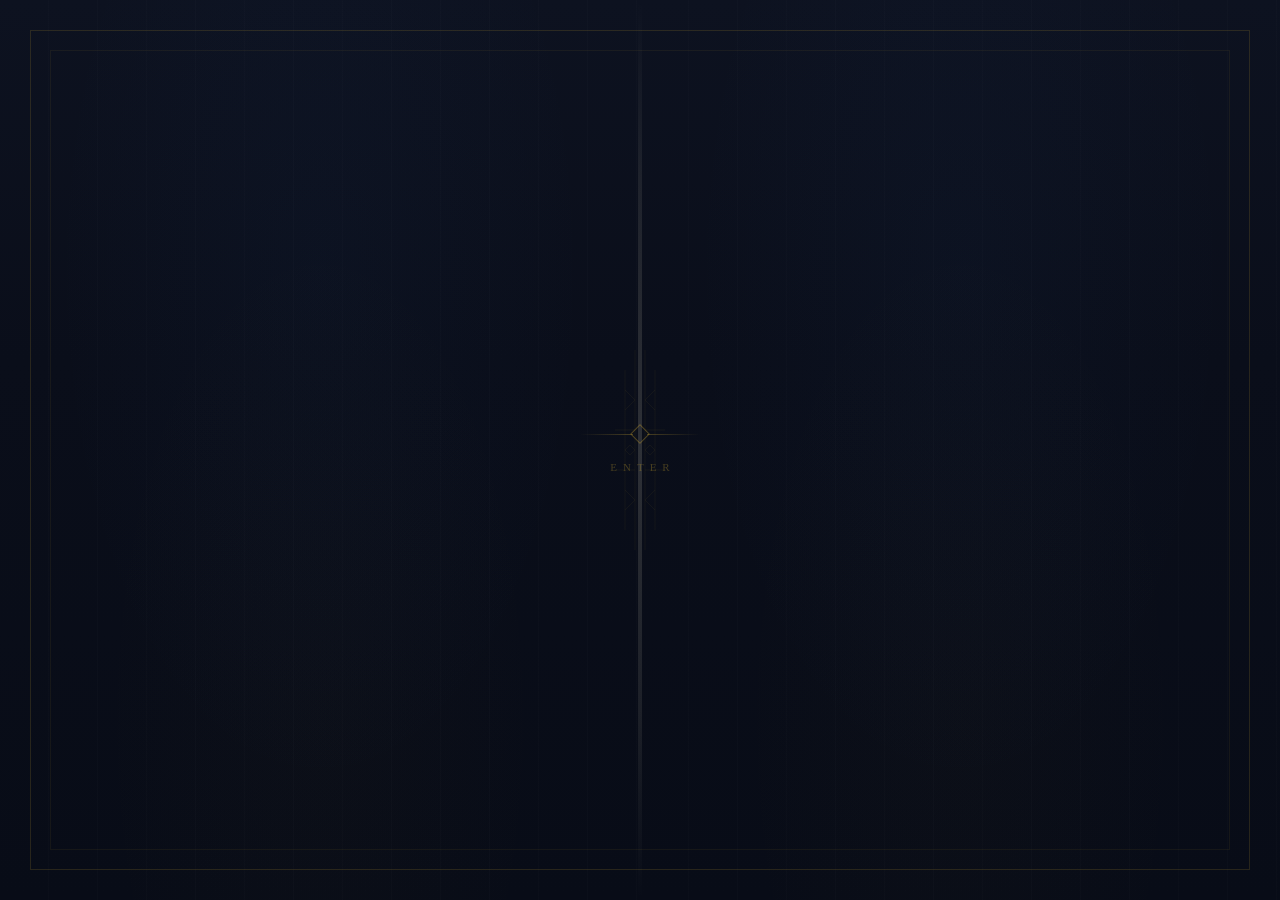
<file: index.html>
<!DOCTYPE html>
<html lang="id">
<head>
  <meta charset="UTF-8">
  <meta name="viewport" content="width=device-width, initial-scale=1.0">
  <title>Welcome | Portfolio</title>
  <link rel="stylesheet" href="css/style.css">
  <!-- Global site tag (gtag.js) - Google Analytics -->
  <script async src="https://www.googletagmanager.com/gtag/js?id=G-DM8NRNQJTQ"></script>
  <script>
    window.dataLayer = window.dataLayer || [];
    function gtag(){dataLayer.push(arguments);}
    gtag('js', new Date());
    gtag('config', 'G-DM8NRNQJTQ');
  </script>
</head>
<body>

<div class="scene" id="scene">

  <!-- Light flooding from behind doors -->
  <div class="light-flood"></div>

  <!-- White-out overlay for redirect -->
  <div class="whiteout"></div>

  <!-- Vignette -->
  <div class="vignette"></div>

  <!-- Left door -->
  <div class="door door-left">
    <div class="door-border"></div>
    <div class="door-border-inner"></div>
    <div class="door-ornament">
      <svg viewBox="0 0 60 200">
        <line x1="55" y1="0" x2="55" y2="200"/>
        <line x1="45" y1="20" x2="45" y2="180"/>
        <polyline points="45,60 55,50 45,40"/>
        <polyline points="45,160 55,150 45,140"/>
        <line x1="35" y1="80" x2="55" y2="80"/>
        <line x1="35" y1="120" x2="55" y2="120"/>
        <polygon points="50,95 55,100 50,105 45,100"/>
      </svg>
    </div>
  </div>

  <!-- Right door -->
  <div class="door door-right">
    <div class="door-border"></div>
    <div class="door-border-inner"></div>
    <div class="door-ornament">
      <svg viewBox="0 0 60 200">
        <line x1="5" y1="0" x2="5" y2="200"/>
        <line x1="15" y1="20" x2="15" y2="180"/>
        <polyline points="15,60 5,50 15,40"/>
        <polyline points="15,160 5,150 15,140"/>
        <line x1="5" y1="80" x2="25" y2="80"/>
        <line x1="5" y1="120" x2="25" y2="120"/>
        <polygon points="10,95 5,100 10,105 15,100"/>
      </svg>
    </div>
  </div>

  <!-- Center seam glow -->
  <div class="seam-glow"></div>

  <!-- Center interactive element -->
  <div class="center-element" id="enterBtn">
    <div class="diamond-line">
      <div class="diamond"></div>
    </div>
    <div class="enter-text">Enter</div>
  </div>

</div>

<script>
  (function() {
    var triggered = false;
    document.getElementById('enterBtn').addEventListener('click', function() {
      if (triggered) return;
      triggered = true;
      document.getElementById('scene').classList.add('opened');
      setTimeout(function() {
        window.location.href = 'index2.html';
      }, 2000);
    });
  })();
</script>

</body>
</html>
</file>
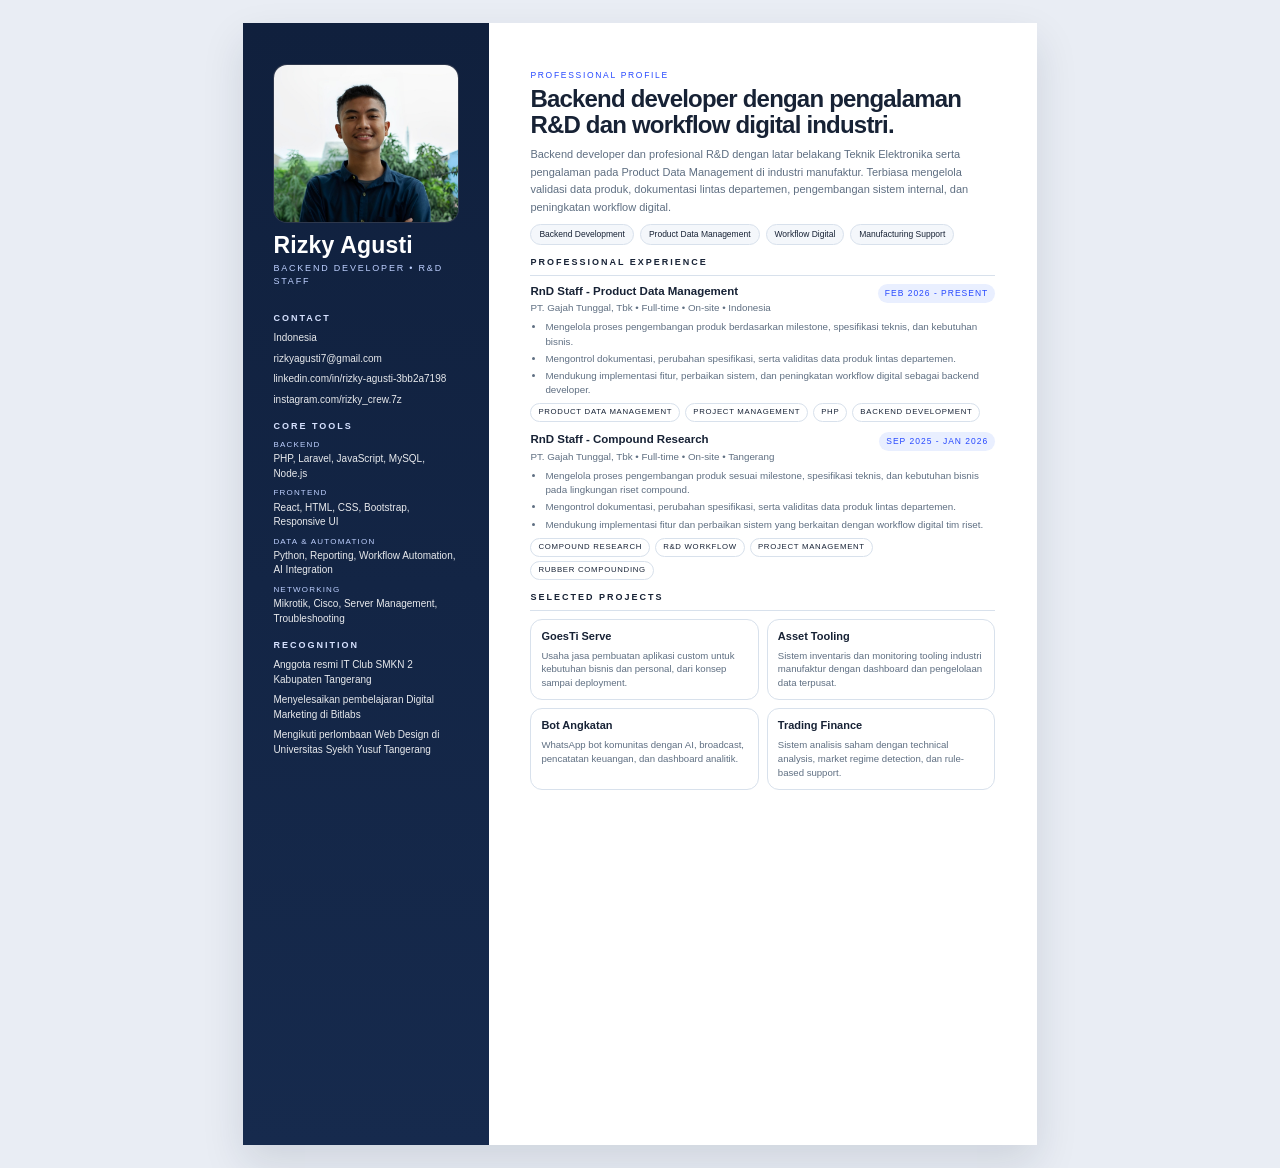
<file: files/cv-rizky-agusti.html>
<!DOCTYPE html>
<html lang="id">
<head>
  <meta charset="UTF-8">
  <meta name="viewport" content="width=device-width, initial-scale=1.0">
  <title>CV Rizky Agusti</title>
  <style>
    :root{
      --ink:#172235;
      --muted:#5f6f82;
      --line:#d8e1ec;
      --soft:#f4f7fb;
      --accent:#2648ff;
      --accent-soft:#e9efff;
      --deep:#10203d;
      --deep-2:#162a4d;
    }

    *{box-sizing:border-box}
    html,body{
      margin:0;
      padding:0;
      background:#e9edf4;
      color:var(--ink);
      font-family:Arial, Helvetica, sans-serif;
      -webkit-print-color-adjust:exact;
      print-color-adjust:exact;
    }

    body{
      padding:6mm 0;
    }

    .cv-page{
      width:210mm;
      height:297mm;
      margin:0 auto;
      background:#fff;
      box-shadow:0 18px 40px rgba(20,32,58,0.12);
      overflow:hidden;
    }

    .page-grid{
      display:table;
      width:100%;
      table-layout:fixed;
      height:297mm;
    }

    .sidebar,
    .content{
      display:table-cell;
      vertical-align:top;
    }

    .sidebar{
      width:65mm;
      background:linear-gradient(180deg,var(--deep) 0%,var(--deep-2) 100%);
      color:#fff;
      padding:11mm 8mm 10mm;
    }

    .content{
      padding:11mm 11mm 9mm;
    }

    .photo{
      width:100%;
      height:42mm;
      border-radius:14px;
      overflow:hidden;
      margin-bottom:10px;
      border:1px solid rgba(255,255,255,0.14);
      background:#0c1730;
    }

    .photo img{
      width:100%;
      height:100%;
      object-fit:cover;
      display:block;
    }

    .name{
      font-size:23px;
      line-height:1.05;
      font-weight:700;
      margin:0 0 5px;
      letter-spacing:.2px;
    }

    .role{
      display:inline-block;
      font-size:9px;
      line-height:1.4;
      letter-spacing:1.8px;
      text-transform:uppercase;
      color:#bed0ff;
      margin-bottom:12px;
    }

    .sidebar-section{
      margin-top:14px;
      page-break-inside:avoid;
    }

    .sidebar-title,
    .section-title{
      margin:0 0 8px;
      font-size:9px;
      letter-spacing:2px;
      text-transform:uppercase;
      font-weight:700;
    }

    .sidebar-title{
      color:#d7e2ff;
    }

    .section-title{
      color:var(--ink);
      padding-bottom:8px;
      border-bottom:1px solid var(--line);
    }

    .contact-list,
    .side-list{
      list-style:none;
      margin:0;
      padding:0;
    }

    .contact-list li,
    .side-list li{
      font-size:10px;
      line-height:1.45;
      color:rgba(255,255,255,0.9);
      margin-bottom:6px;
      word-break:break-word;
    }

    .side-item-label{
      display:block;
      font-size:8px;
      line-height:1.4;
      letter-spacing:1.2px;
      text-transform:uppercase;
      color:#bed0ff;
      margin-bottom:2px;
    }

    .hero{
      margin-bottom:12px;
      page-break-inside:avoid;
    }

    .eyebrow{
      display:inline-block;
      font-size:8.5px;
      letter-spacing:1.7px;
      text-transform:uppercase;
      color:var(--accent);
      margin-bottom:6px;
    }

    .hero-title{
      margin:0 0 8px;
      font-size:24px;
      line-height:1.08;
      letter-spacing:-.8px;
    }

    .hero-summary{
      margin:0;
      font-size:11px;
      line-height:1.6;
      color:var(--muted);
      max-width:100%;
    }

    .contact-inline{
      display:flex;
      flex-wrap:wrap;
      gap:5px 6px;
      margin-top:8px;
    }

    .contact-chip{
      display:inline-flex;
      align-items:center;
      justify-content:center;
      margin:0;
      font-size:8.5px;
      line-height:1.2;
      padding:4px 8px;
      border-radius:999px;
      background:var(--soft);
      border:1px solid var(--line);
      color:var(--ink);
    }

    .section{
      margin-bottom:12px;
      page-break-inside:avoid;
    }

    .summary{
      margin:0;
      font-size:10.5px;
      line-height:1.55;
      color:var(--muted);
    }

    .skill-grid{
      display:grid;
      grid-template-columns:1fr 1fr;
      gap:8px;
    }

    .skill-card,
    .project-card{
      border:1px solid var(--line);
      background:#fff;
      border-radius:12px;
      padding:9px 10px;
      page-break-inside:avoid;
    }

    .skill-card h4,
    .project-card h4{
      margin:0 0 5px;
      font-size:11px;
      line-height:1.35;
    }

    .skill-card p,
    .project-card p{
      margin:0;
      font-size:9.6px;
      line-height:1.45;
      color:var(--muted);
    }

    .timeline-item,
    .experience-item{
      margin-bottom:10px;
      page-break-inside:avoid;
    }

    .item-head{
      display:flex;
      justify-content:space-between;
      align-items:flex-start;
      gap:8px;
      margin-bottom:4px;
    }

    .item-title{
      margin:0;
      font-size:11.5px;
      line-height:1.35;
      font-weight:700;
    }

    .item-subtitle{
      margin:2px 0 0;
      font-size:9.8px;
      line-height:1.45;
      color:var(--muted);
    }

    .item-date{
      flex-shrink:0;
      background:var(--accent-soft);
      color:var(--accent);
      border-radius:999px;
      padding:4px 7px;
      font-size:8.5px;
      line-height:1.3;
      letter-spacing:1px;
      text-transform:uppercase;
      white-space:nowrap;
    }

    .bullet-list{
      margin:5px 0 0;
      padding-left:15px;
    }

    .bullet-list li{
      margin-bottom:3px;
      font-size:9.8px;
      line-height:1.45;
      color:var(--muted);
    }

    .chip-wrap{
      display:flex;
      flex-wrap:wrap;
      gap:4px 5px;
      margin-top:6px;
      align-items:flex-start;
    }

    .chip{
      display:inline-flex;
      align-items:center;
      justify-content:center;
      margin:0;
      border:1px solid var(--line);
      background:#fff;
      color:var(--ink);
      border-radius:999px;
      padding:4px 7px;
      font-size:7.8px;
      line-height:1.15;
      text-transform:uppercase;
      letter-spacing:.7px;
    }

    @page{
      size:A4;
      margin:0;
    }

    @media print{
      body{background:#fff;padding:0}
      .cv-page{margin:0;box-shadow:none}
    }
  </style>
</head>
<body>
  <section class="cv-page">
    <div class="page-grid">
      <aside class="sidebar">
        <div class="photo">
          <img src="../img/saya-1.jpg" alt="Rizky Agusti">
        </div>

        <h1 class="name">Rizky Agusti</h1>
        <div class="role">Backend Developer • R&amp;D Staff</div>

        <div class="sidebar-section">
          <h2 class="sidebar-title">Contact</h2>
          <ul class="contact-list">
            <li>Indonesia</li>
            <li>rizkyagusti7@gmail.com</li>
            <li>linkedin.com/in/rizky-agusti-3bb2a7198</li>
            <li>instagram.com/rizky_crew.7z</li>
          </ul>
        </div>

        <div class="sidebar-section">
          <h2 class="sidebar-title">Core Tools</h2>
          <ul class="side-list">
            <li><span class="side-item-label">Backend</span>PHP, Laravel, JavaScript, MySQL, Node.js</li>
            <li><span class="side-item-label">Frontend</span>React, HTML, CSS, Bootstrap, Responsive UI</li>
            <li><span class="side-item-label">Data &amp; Automation</span>Python, Reporting, Workflow Automation, AI Integration</li>
            <li><span class="side-item-label">Networking</span>Mikrotik, Cisco, Server Management, Troubleshooting</li>
          </ul>
        </div>

        <div class="sidebar-section">
          <h2 class="sidebar-title">Recognition</h2>
          <ul class="side-list">
            <li>Anggota resmi IT Club SMKN 2 Kabupaten Tangerang</li>
            <li>Menyelesaikan pembelajaran Digital Marketing di Bitlabs</li>
            <li>Mengikuti perlombaan Web Design di Universitas Syekh Yusuf Tangerang</li>
          </ul>
        </div>
      </aside>

      <main class="content">
        <section class="hero">
          <span class="eyebrow">Professional Profile</span>
          <h2 class="hero-title">Backend developer dengan pengalaman R&amp;D dan workflow digital industri.</h2>
          <p class="hero-summary">Backend developer dan profesional R&amp;D dengan latar belakang Teknik Elektronika serta pengalaman pada Product Data Management di industri manufaktur. Terbiasa mengelola validasi data produk, dokumentasi lintas departemen, pengembangan sistem internal, dan peningkatan workflow digital.</p>
          <div class="contact-inline">
            <span class="contact-chip">Backend Development</span>
            <span class="contact-chip">Product Data Management</span>
            <span class="contact-chip">Workflow Digital</span>
            <span class="contact-chip">Manufacturing Support</span>
          </div>
        </section>

        <section class="section">
          <h3 class="section-title">Professional Experience</h3>
          <div class="experience-item">
            <div class="item-head">
              <div>
                <h4 class="item-title">RnD Staff - Product Data Management</h4>
                <p class="item-subtitle">PT. Gajah Tunggal, Tbk • Full-time • On-site • Indonesia</p>
              </div>
              <div class="item-date">Feb 2026 - Present</div>
            </div>
            <ul class="bullet-list">
              <li>Mengelola proses pengembangan produk berdasarkan milestone, spesifikasi teknis, dan kebutuhan bisnis.</li>
              <li>Mengontrol dokumentasi, perubahan spesifikasi, serta validitas data produk lintas departemen.</li>
              <li>Mendukung implementasi fitur, perbaikan sistem, dan peningkatan workflow digital sebagai backend developer.</li>
            </ul>
            <div class="chip-wrap">
              <span class="chip">Product Data Management</span>
              <span class="chip">Project Management</span>
              <span class="chip">PHP</span>
              <span class="chip">Backend Development</span>
            </div>
          </div>

          <div class="experience-item">
            <div class="item-head">
              <div>
                <h4 class="item-title">RnD Staff - Compound Research</h4>
                <p class="item-subtitle">PT. Gajah Tunggal, Tbk • Full-time • On-site • Tangerang</p>
              </div>
              <div class="item-date">Sep 2025 - Jan 2026</div>
            </div>
            <ul class="bullet-list">
              <li>Mengelola proses pengembangan produk sesuai milestone, spesifikasi teknis, dan kebutuhan bisnis pada lingkungan riset compound.</li>
              <li>Mengontrol dokumentasi, perubahan spesifikasi, serta validitas data produk lintas departemen.</li>
              <li>Mendukung implementasi fitur dan perbaikan sistem yang berkaitan dengan workflow digital tim riset.</li>
            </ul>
            <div class="chip-wrap">
              <span class="chip">Compound Research</span>
              <span class="chip">R&amp;D Workflow</span>
              <span class="chip">Project Management</span>
              <span class="chip">Rubber Compounding</span>
            </div>
          </div>
        </section>

        <section class="section">
          <h3 class="section-title">Selected Projects</h3>
          <div class="skill-grid">
            <div class="project-card">
              <h4>GoesTi Serve</h4>
              <p>Usaha jasa pembuatan aplikasi custom untuk kebutuhan bisnis dan personal, dari konsep sampai deployment.</p>
            </div>
            <div class="project-card">
              <h4>Asset Tooling</h4>
              <p>Sistem inventaris dan monitoring tooling industri manufaktur dengan dashboard dan pengelolaan data terpusat.</p>
            </div>
            <div class="project-card">
              <h4>Bot Angkatan</h4>
              <p>WhatsApp bot komunitas dengan AI, broadcast, pencatatan keuangan, dan dashboard analitik.</p>
            </div>
            <div class="project-card">
              <h4>Trading Finance</h4>
              <p>Sistem analisis saham dengan technical analysis, market regime detection, dan rule-based support.</p>
            </div>
          </div>
        </section>
      </main>
    </div>
  </section>
</body>
</html>
</file>
<file: css/style.css>
* {
  margin: 0;
  padding: 0;
  box-sizing: border-box;
}

html, body {
  width: 100%;
  height: 100%;
  overflow: hidden;
  background: #050810;
  font-family: 'Georgia', 'Times New Roman', serif;
}

/* ── Scene wrapper with perspective ── */
.scene {
  width: 100vw;
  height: 100vh;
  perspective: 1800px;
  display: flex;
  position: relative;
  transition: transform 1.5s cubic-bezier(0.4, 0, 0.2, 1);
}

.scene.opened {
  transform: scale(1.08);
}

/* ── Light flood behind doors ── */
.light-flood {
  position: fixed;
  top: 0;
  left: 50%;
  width: 2px;
  height: 100%;
  background: radial-gradient(ellipse at center, rgba(255,248,230,0.6) 0%, transparent 70%);
  transform: translateX(-50%);
  z-index: 1;
  transition: width 1.5s cubic-bezier(0.4, 0, 0.2, 1),
              opacity 1.5s ease;
  pointer-events: none;
}

.scene.opened .light-flood {
  width: 100vw;
  background: radial-gradient(ellipse at center, rgba(255,252,240,0.95) 0%, rgba(255,248,230,0.7) 40%, transparent 80%);
}

/* ── White-out overlay ── */
.whiteout {
  position: fixed;
  inset: 0;
  background: #fffcf0;
  opacity: 0;
  z-index: 100;
  pointer-events: none;
  transition: opacity 0.8s ease 0.9s;
}

.scene.opened .whiteout {
  opacity: 1;
}

/* ── Door panels ── */
.door {
  width: 50vw;
  height: 100vh;
  position: relative;
  background: linear-gradient(180deg, #0d1220 0%, #0a0e1a 40%, #080c17 100%);
  transform-style: preserve-3d;
  transition: transform 1.5s cubic-bezier(0.4, 0, 0.2, 1);
  z-index: 10;
  overflow: hidden;
}

.door-left {
  transform-origin: left center;
}

.door-right {
  transform-origin: right center;
}

.scene.opened .door-left {
  transform: rotateY(-105deg);
}

.scene.opened .door-right {
  transform: rotateY(105deg);
}

/* ── Subtle vertical grooves ── */
.door::before {
  content: '';
  position: absolute;
  inset: 0;
  background: repeating-linear-gradient(
    90deg,
    transparent 0px,
    transparent 48px,
    rgba(255,255,255,0.012) 48px,
    rgba(255,255,255,0.012) 49px
  );
  pointer-events: none;
}

/* ── Faint ambient glow on surface ── */
.door::after {
  content: '';
  position: absolute;
  inset: 0;
  background:
    radial-gradient(ellipse at 50% 30%, rgba(58,123,213,0.03) 0%, transparent 60%),
    radial-gradient(ellipse at 50% 80%, rgba(184,151,46,0.02) 0%, transparent 50%);
  pointer-events: none;
}

/* ── Gold inset border (picture-frame molding) ── */
.door-border {
  position: absolute;
  top: 30px;
  bottom: 30px;
  border: 1px solid rgba(184,151,46,0.18);
  pointer-events: none;
}

.door-left .door-border {
  left: 30px;
  right: 0;
  border-right: none;
}

.door-right .door-border {
  right: 30px;
  left: 0;
  border-left: none;
}

/* ── Inner border (double frame effect) ── */
.door-border-inner {
  position: absolute;
  top: 50px;
  bottom: 50px;
  border: 1px solid rgba(184,151,46,0.08);
  pointer-events: none;
}

.door-left .door-border-inner {
  left: 50px;
  right: 0;
  border-right: none;
}

.door-right .door-border-inner {
  right: 50px;
  left: 0;
  border-left: none;
}

/* ── Art Deco center ornament (thin lines, very subtle) ── */
.door-ornament {
  position: absolute;
  top: 50%;
  transform: translateY(-50%);
  width: 60px;
  height: 200px;
  pointer-events: none;
}

.door-left .door-ornament {
  right: 0;
}

.door-right .door-ornament {
  left: 0;
}

.door-ornament svg {
  width: 100%;
  height: 100%;
  overflow: visible;
}

.door-ornament line,
.door-ornament polyline,
.door-ornament polygon {
  stroke: rgba(184,151,46,0.13);
  stroke-width: 0.5;
  fill: none;
}

/* ── Center seam glow ── */
.seam-glow {
  position: fixed;
  top: 0;
  left: 50%;
  width: 4px;
  height: 100%;
  transform: translateX(-50%);
  background: linear-gradient(
    180deg,
    transparent 0%,
    rgba(255,248,220,0.08) 20%,
    rgba(255,248,220,0.15) 50%,
    rgba(255,248,220,0.08) 80%,
    transparent 100%
  );
  z-index: 20;
  pointer-events: none;
  transition: opacity 0.5s ease;
}

.scene.opened .seam-glow {
  opacity: 0;
}

/* ── Center element: diamond + ENTER ── */
.center-element {
  position: fixed;
  top: 50%;
  left: 50%;
  transform: translate(-50%, -50%);
  z-index: 30;
  display: flex;
  flex-direction: column;
  align-items: center;
  gap: 20px;
  cursor: pointer;
  -webkit-tap-highlight-color: transparent;
}

.scene.opened .center-element {
  opacity: 0;
  transition: opacity 0.4s ease;
  pointer-events: none;
}

/* Horizontal line with diamond */
.diamond-line {
  display: flex;
  align-items: center;
  gap: 0;
  width: 120px;
  position: relative;
}

.diamond-line::before,
.diamond-line::after {
  content: '';
  flex: 1;
  height: 1px;
  background: linear-gradient(90deg, transparent, rgba(184,151,46,0.35));
}

.diamond-line::after {
  background: linear-gradient(90deg, rgba(184,151,46,0.35), transparent);
}

.diamond {
  width: 14px;
  height: 14px;
  border: 1px solid rgba(184,151,46,0.4);
  transform: rotate(45deg);
  flex-shrink: 0;
  transition: border-color 0.4s ease,
              box-shadow 0.4s ease;
}

.center-element:hover .diamond {
  border-color: rgba(184,151,46,0.7);
  box-shadow: 0 0 15px rgba(184,151,46,0.2),
              inset 0 0 8px rgba(184,151,46,0.1);
}

.center-element:active .diamond {
  border-color: rgba(184,151,46,0.9);
  box-shadow: 0 0 30px rgba(184,151,46,0.4),
              inset 0 0 15px rgba(184,151,46,0.2);
}

.enter-text {
  font-size: 11px;
  letter-spacing: 6px;
  text-transform: uppercase;
  color: rgba(184,151,46,0.35);
  font-family: 'Georgia', 'Times New Roman', serif;
  transition: color 0.4s ease,
              text-shadow 0.4s ease;
  user-select: none;
  padding-left: 6px;
}

.center-element:hover .enter-text {
  color: rgba(184,151,46,0.65);
  text-shadow: 0 0 20px rgba(184,151,46,0.15);
}

.center-element:active .enter-text {
  color: rgba(184,151,46,0.9);
  text-shadow: 0 0 30px rgba(184,151,46,0.3);
}

/* ── Ambient edge vignette ── */
.vignette {
  position: fixed;
  inset: 0;
  background: radial-gradient(ellipse at center, transparent 50%, rgba(5,8,16,0.6) 100%);
  z-index: 5;
  pointer-events: none;
}

/* ── Mobile responsive ── */
@media (max-width: 768px) {
  .door-border {
    top: 20px;
    bottom: 20px;
  }

  .door-left .door-border {
    left: 20px;
    right: 0;
  }

  .door-right .door-border {
    right: 20px;
    left: 0;
  }

  .door-border-inner {
    top: 35px;
    bottom: 35px;
  }

  .door-left .door-border-inner {
    left: 35px;
    right: 0;
  }

  .door-right .door-border-inner {
    right: 35px;
    left: 0;
  }

  .diamond-line {
    width: 90px;
  }

  .enter-text {
    font-size: 10px;
    letter-spacing: 5px;
  }

  .door-ornament {
    width: 40px;
    height: 140px;
  }

  .scene {
    perspective: 1200px;
  }
}

@media (max-width: 480px) {
  .door-border {
    top: 15px;
    bottom: 15px;
  }

  .door-left .door-border {
    left: 15px;
    right: 0;
  }

  .door-right .door-border {
    right: 15px;
    left: 0;
  }

  .door-border-inner {
    display: none;
  }

  .door-ornament {
    width: 30px;
    height: 100px;
  }
}
</file>
